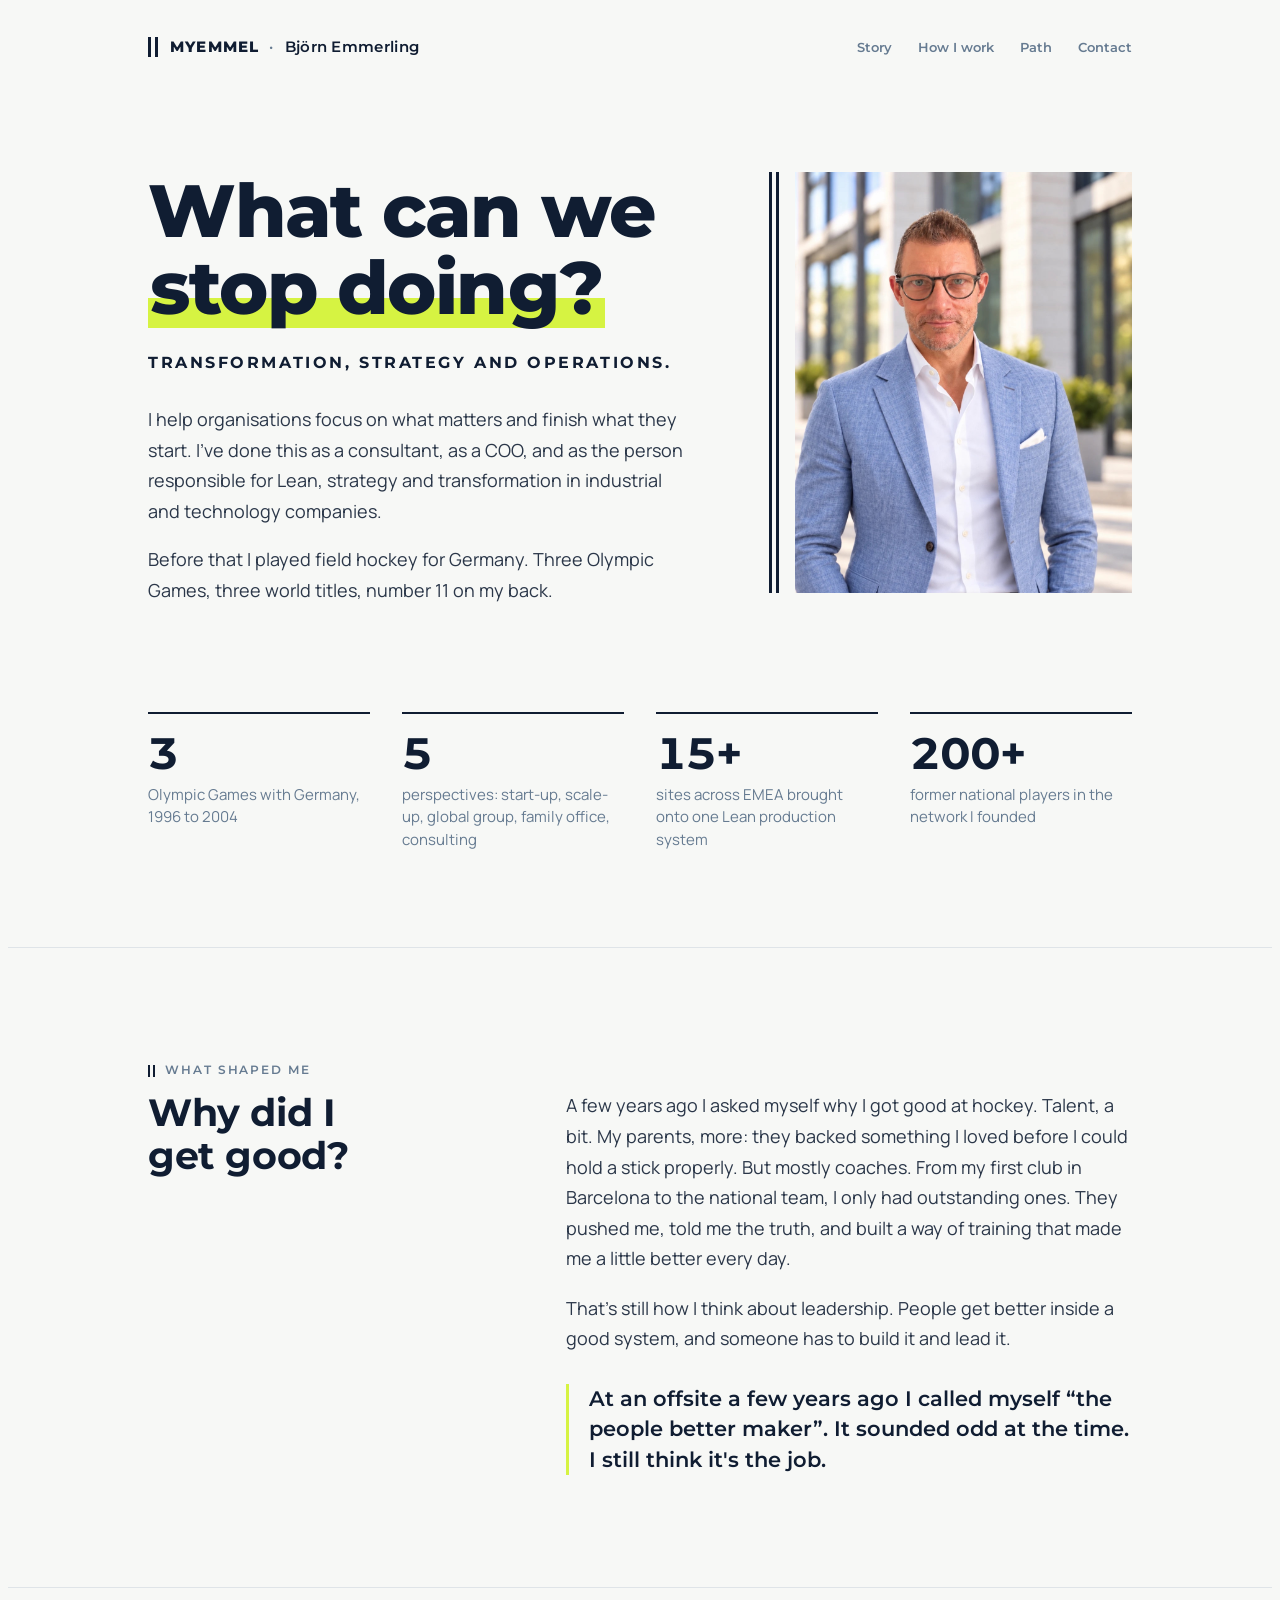
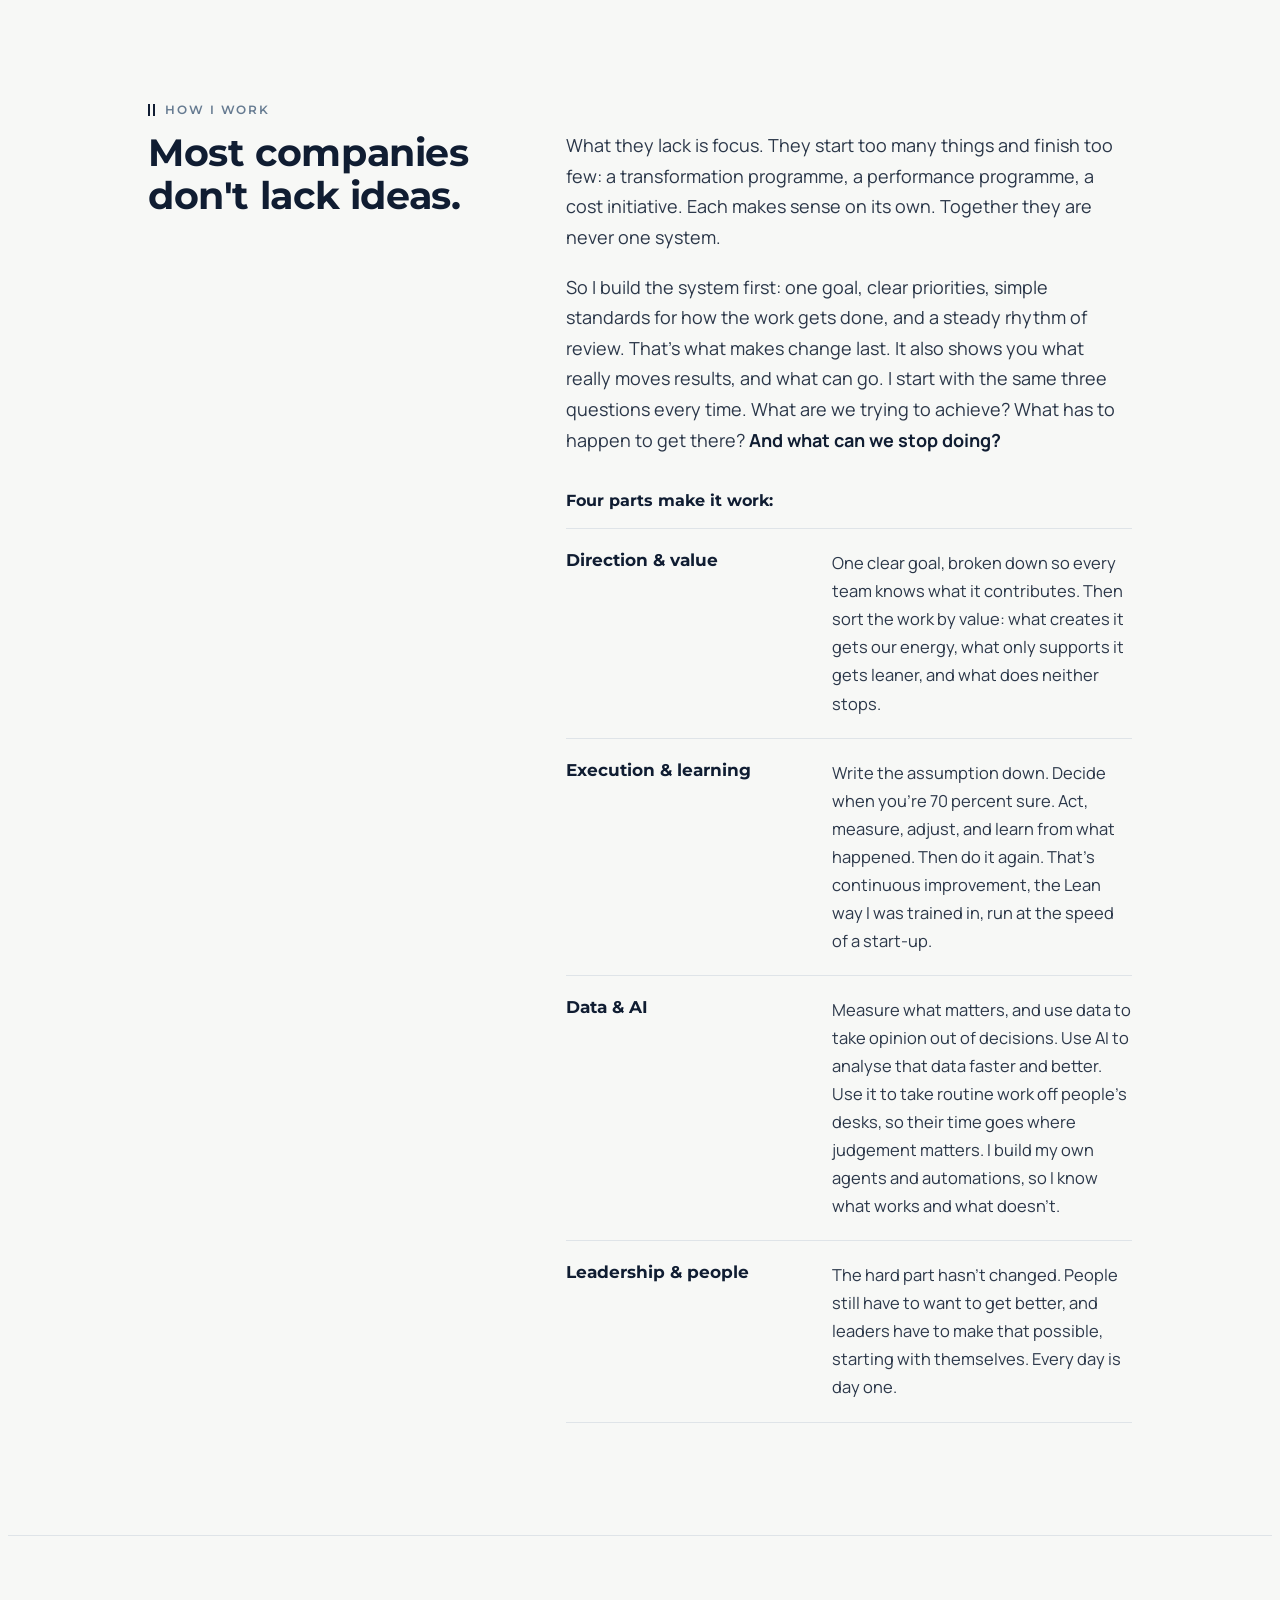
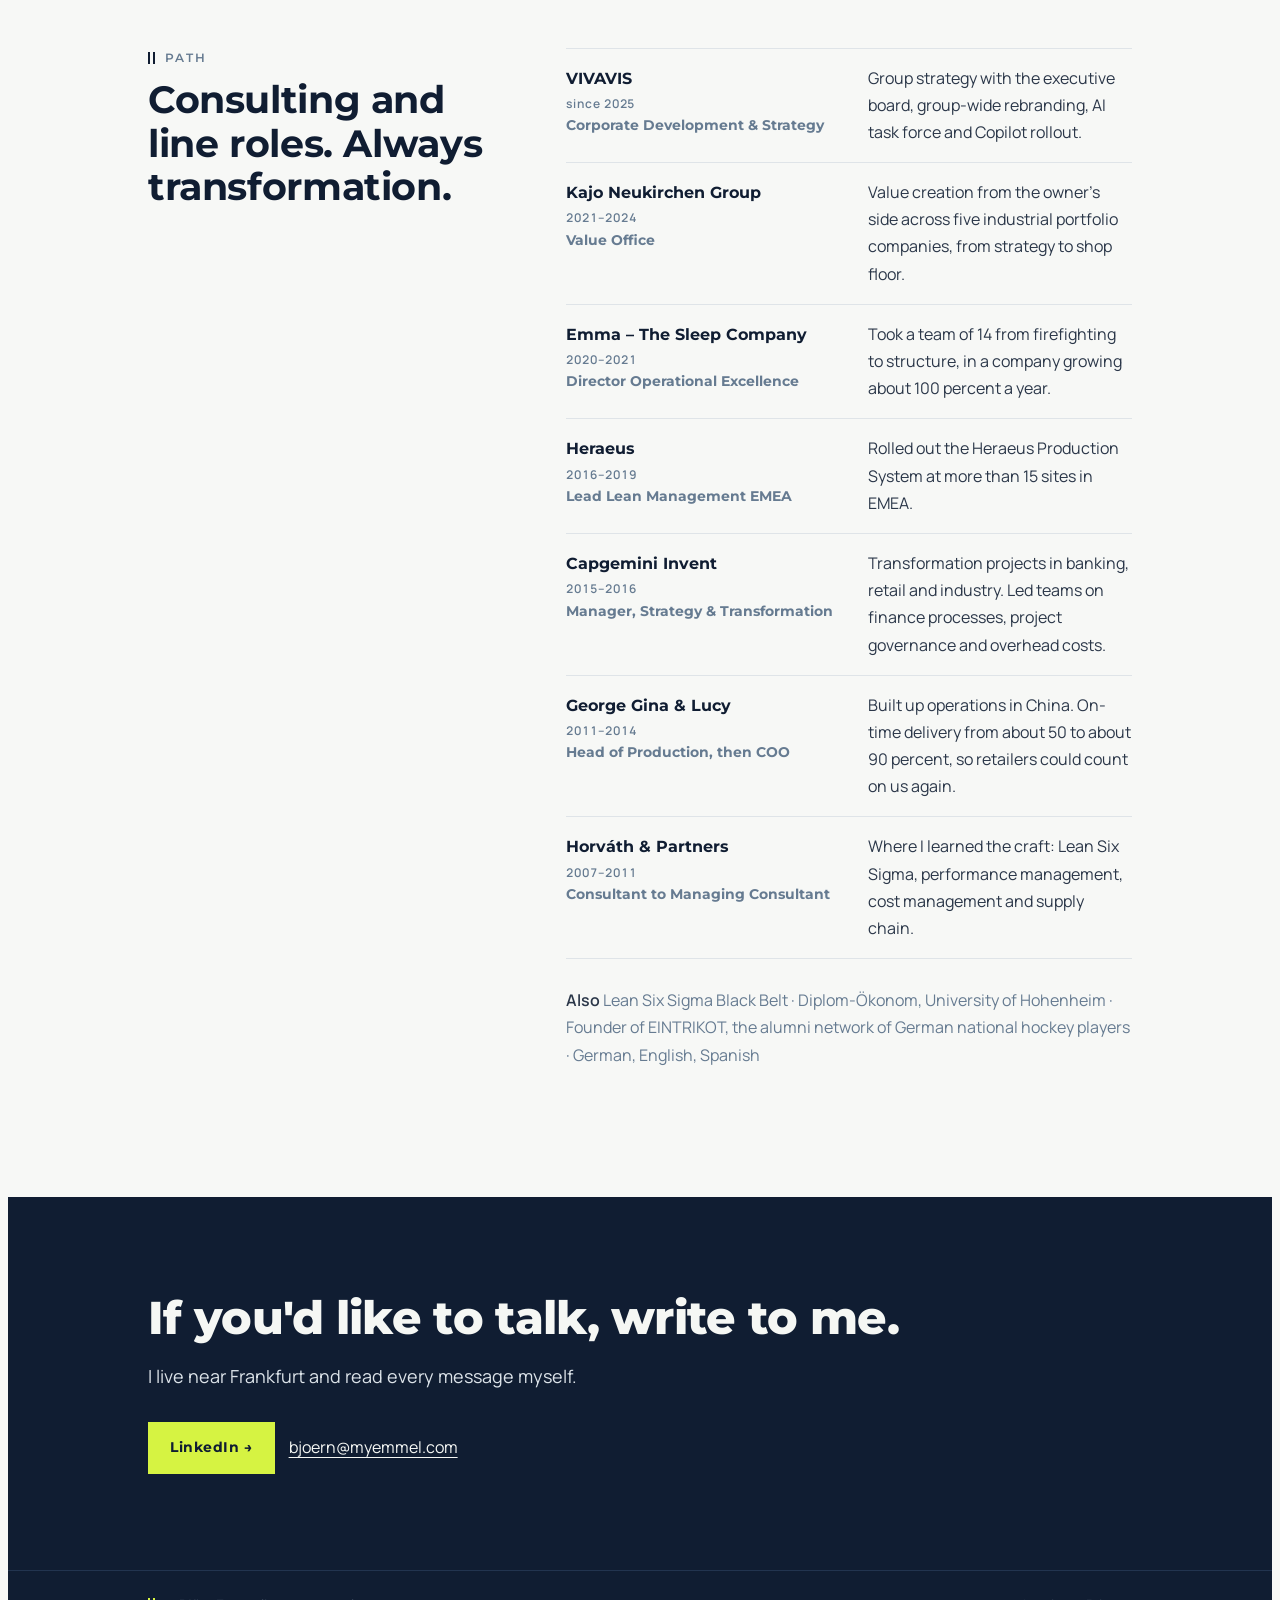
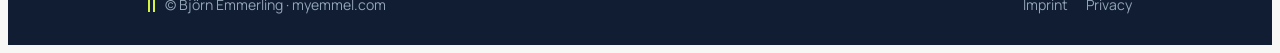
<file: design/index.html>
<!doctype html>
<html lang="en">
<head>
<meta charset="utf-8">
<meta name="viewport" content="width=device-width, initial-scale=1">
<title>MYEMMEL</title>
<link rel="preconnect" href="https://fonts.googleapis.com">
<link rel="preconnect" href="https://fonts.gstatic.com" crossorigin>
<link rel="stylesheet" href="https://fonts.googleapis.com/css2?family=Montserrat:wght@500;600;700;800&family=Manrope:wght@400;500;600&display=swap">
<style>
/* Layout: light page, one wide column with a two-column hero. The two strokes of the 11 are the only mark; lime is used for underlines and the contact button only. */
:root {
  --bg: #F7F8F6;
  --surface: #FFFFFF;
  --ink: #101D32;
  --text: #2B3749;
  --muted: #667B91;
  --rule: #DFE4E8;
  --lime: #D6F342;
  --photo: #E9EDF0;
  --head: "Montserrat", "Helvetica Neue", Arial, sans-serif;
  --body: "Manrope", "Helvetica Neue", Arial, sans-serif;
  color-scheme: light;
}
* { box-sizing: border-box; }
html { scroll-behavior: smooth; }
body {
  background: var(--bg);
  color: var(--text);
  font-family: var(--body);
  font-size: 18px;
  line-height: 1.7;
  -webkit-font-smoothing: antialiased;
}
.wrap { max-width: 1080px; margin-inline: auto; padding-inline: clamp(16px, 5vw, 48px); }
a { color: var(--ink); text-underline-offset: 4px; text-decoration-thickness: 1px; }
a:hover { text-decoration-thickness: 2px; }
a:focus-visible { outline: 2px solid var(--ink); outline-offset: 3px; }
h1, h2, h3 { font-family: var(--head); color: var(--ink); margin: 0; text-wrap: balance; }
.label { font-family: var(--head); font-weight: 600; font-size: 12px; letter-spacing: .16em; text-transform: uppercase; color: var(--muted); display: flex; align-items: center; gap: 10px; }
.label::before { content: ""; flex: none; width: 7px; height: 12px; background: linear-gradient(to right, var(--ink) 0 2px, transparent 2px 5px, var(--ink) 5px 7px); }
.foot-mark { display: inline-flex; gap: 3px; height: 14px; margin-right: 10px; vertical-align: -2px; }
.foot-mark i { display: block; width: 2px; height: 100%; background: var(--lime); }
.mark { underline: none; background: linear-gradient(transparent 62%, var(--lime) 62%, var(--lime) 94%, transparent 94%); padding-inline: 2px; }

/* Header */
header { padding-block: 26px; }
.top { display: flex; justify-content: space-between; align-items: center; gap: 16px; }
.logo { display: flex; align-items: center; gap: 12px; font-family: var(--head); font-weight: 800; font-size: 15px; letter-spacing: .08em; color: var(--ink); text-decoration: none; }
.logo .sep { color: var(--muted); font-weight: 600; margin-inline: -2px; }
.logo .who { font-weight: 600; letter-spacing: .02em; }
.eleven { display: inline-flex; gap: 4px; height: 20px; }
.eleven i { display: block; width: 3px; height: 100%; background: var(--ink); }
nav { display: flex; gap: 26px; }
nav a { font-family: var(--head); font-weight: 600; font-size: 13px; text-decoration: none; color: var(--muted); }
nav a:hover { color: var(--ink); }
@media (max-width: 640px) { nav { display: none; } }

/* Hero */
.hero { padding-block: clamp(32px, 6vw, 72px) clamp(48px, 7vw, 88px); }
.hero-grid { display: grid; grid-template-columns: minmax(0, 1.5fr) minmax(0, 1fr); gap: clamp(32px, 6vw, 80px); align-items: start; }
@media (max-width: 820px) { .hero-grid { grid-template-columns: 1fr; } }
.hero h1 .line { display: block; white-space: nowrap; }
.hero h1 { font-size: clamp(42px, 5.8vw, 74px); font-weight: 800; line-height: 1.05; letter-spacing: -.02em; margin: 14px 0 22px; }
.hero .role { font-family: var(--head); font-weight: 700; font-size: clamp(14px, 1.3vw, 16px); letter-spacing: .16em; text-transform: uppercase; color: var(--ink); margin: 0 0 28px; }
.hero p.intro { margin: 0 0 1em; max-width: 34em; }
.portrait { position: relative; margin: 14px 0 0; justify-self: end; width: 100%; max-width: 380px; padding-left: 26px; }
.portrait::before { content: ""; position: absolute; left: 0; top: 0; bottom: 0; width: 10px; background: linear-gradient(to right, var(--ink) 0 3px, transparent 3px 7px, var(--ink) 7px 10px); }
.photo { aspect-ratio: 4 / 5; width: 100%; height: auto; object-fit: cover; object-position: center top; background: var(--photo); display: block; }
@media (max-width: 820px) { .portrait { justify-self: start; max-width: 320px; margin-top: 0; } }
.photo span { font-size: 14px; color: var(--muted); padding: 14px 16px; }

/* KPIs */
.kpis { list-style: none; margin: 0; padding: 0; display: grid; grid-template-columns: repeat(4, minmax(0, 1fr)); gap: 32px; }
@media (max-width: 820px) { .kpis { grid-template-columns: repeat(2, minmax(0, 1fr)); gap: 28px 24px; } }
.kpis li { min-width: 0; border-top: 2px solid var(--ink); padding-top: 16px; }
.kpis .num { display: block; font-family: var(--head); font-weight: 700; font-size: clamp(32px, 3.6vw, 44px); line-height: 1.05; color: var(--ink); font-variant-numeric: tabular-nums; letter-spacing: -.02em; }
.kpis .txt { display: block; margin-top: 8px; font-size: 15px; line-height: 1.5; color: var(--muted); }

/* Sections */
section.block { padding-block: clamp(64px, 9vw, 112px); }
section.block { border-top: 1px solid var(--rule); }
.kpi-band { padding-bottom: clamp(56px, 8vw, 96px); }
.two .prose { padding-top: 30px; }
@media (max-width: 820px) { .two .prose { padding-top: 0; } }
.two { display: grid; grid-template-columns: minmax(0, 1fr) minmax(0, 1.6fr); gap: clamp(24px, 5vw, 72px); align-items: start; }
@media (max-width: 820px) { .two { grid-template-columns: 1fr; } }
.two h2 { font-size: clamp(28px, 3.2vw, 38px); font-weight: 700; line-height: 1.15; letter-spacing: -.01em; margin-top: 10px; }
.prose p { margin: 0 0 1.05em; max-width: 36em; }
.prose p:last-child { margin-bottom: 0; }
.prose strong { color: var(--ink); font-weight: 700; }
.quote { margin-top: 30px; padding-left: 20px; border-left: 3px solid var(--lime); font-family: var(--head); font-weight: 600; font-size: 21px; line-height: 1.45; color: var(--ink); max-width: 28em; }

/* Principles */
.prose .lead-in { margin: 32px 0 0; font-family: var(--head); font-weight: 700; font-size: 16px; color: var(--ink); }
.principles { list-style: none; margin: 14px 0 0; padding: 0; display: grid; gap: 0; border-top: 1px solid var(--rule); }
.principles li { display: grid; grid-template-columns: minmax(0, 13em) minmax(0, 1fr); gap: 8px 32px; padding-block: 20px; border-bottom: 1px solid var(--rule); }
@media (max-width: 640px) { .principles li { grid-template-columns: 1fr; } }
.principles h3 { font-size: 17px; font-weight: 700; line-height: 1.4; }
.principles p { margin: 0; font-size: 16.5px; }

/* Path */
.path { list-style: none; margin: 0; padding: 0; border-top: 1px solid var(--rule); }
.path li { display: grid; grid-template-columns: minmax(0, 15em) minmax(0, 1fr); gap: 4px 32px; padding-block: 16px; border-bottom: 1px solid var(--rule); }
@media (max-width: 640px) { .path li { grid-template-columns: 1fr; } }
.path .org { font-family: var(--head); font-weight: 700; font-size: 16px; color: var(--ink); }
.path .role { display: block; font-size: 14px; color: var(--muted); }
.path .years { display: block; font-family: var(--body); font-weight: 600; font-size: 12px; letter-spacing: .08em; color: var(--muted); margin-top: 2px; font-variant-numeric: tabular-nums; }
.path .what { font-size: 16px; }
.also { margin-top: 28px; font-size: 16px; color: var(--muted); }
.also b { color: var(--text); font-weight: 600; }

/* Contact */
.contact { background: var(--ink); color: #DCE3E9; padding-block: clamp(56px, 8vw, 96px); }
.contact h2 { color: #F5F7F4; font-size: clamp(30px, 4vw, 46px); font-weight: 800; letter-spacing: -.015em; line-height: 1.1; }
.contact p { max-width: 32em; margin: 18px 0 30px; }
.btns { display: flex; flex-wrap: wrap; gap: 14px; align-items: center; }
.btn { display: inline-block; font-family: var(--head); font-weight: 700; font-size: 14px; letter-spacing: .04em; text-decoration: none; padding: 14px 22px; background: var(--lime); color: var(--ink); }
.btn:hover { background: #F5F7F4; }
.mail { color: #F5F7F4; font-size: 16px; text-decoration: underline; text-underline-offset: 4px; }
footer { background: var(--ink); color: #93A4B6; border-top: 1px solid #22344F; padding-block: 22px 28px; font-size: 14px; }
footer .wrap { display: flex; justify-content: space-between; flex-wrap: wrap; gap: 12px; }
footer a { color: #93A4B6; }
footer nav { display: flex; gap: 18px; }
footer nav a { font-family: var(--body); font-weight: 400; font-size: 14px; }
</style>
</head>
<body>

<header>
  <div class="wrap top">
    <a class="logo" href="#top" aria-label="MYEMMEL · Björn Emmerling"><span class="eleven" aria-hidden="true"><i></i><i></i></span>MYEMMEL<span class="sep" aria-hidden="true">·</span><span class="who">Björn Emmerling</span></a>
    <nav aria-label="Sections">
      <a href="#story">Story</a>
      <a href="#work">How I work</a>
      <a href="#path">Path</a>
      <a href="#contact">Contact</a>
    </nav>
  </div>
</header>

<main id="top">
  <section class="hero">
    <div class="wrap hero-grid">
      <div>
        <h1><span class="line">What can we</span><span class="line"><span class="mark">stop doing?</span></span></h1>
        <p class="role">Transformation, strategy and operations.</p>
        <p class="intro">I help organisations focus on what matters and finish what they start. I've done this as a consultant, as a COO, and as the person responsible for Lean, strategy and transformation in industrial and technology companies.</p>
        <p class="intro">Before that I played field hockey for Germany. Three Olympic Games, three world titles, number 11 on my back.</p>
      </div>
      <figure class="portrait"><img class="photo" src="../assets/bjoern-portrait.jpg" alt="Björn Emmerling" width="760" height="1013"></figure>
    </div>
  </section>

  <section class="kpi-band" aria-label="Facts">
    <div class="wrap">
      <ul class="kpis">
        <li><span class="num">3</span><span class="txt">Olympic Games with Germany, 1996 to 2004</span></li>
        <li><span class="num">5</span><span class="txt">perspectives: start-up, scale-up, global group, family office, consulting</span></li>
        <li><span class="num">15+</span><span class="txt">sites across EMEA brought onto one Lean production system</span></li>
        <li><span class="num">200+</span><span class="txt">former national players in the network I founded</span></li>
      </ul>
    </div>
  </section>

  <section class="block" id="story">
    <div class="wrap two">
      <div>
        <div class="label">What shaped me</div>
        <h2>Why did I get good?</h2>
      </div>
      <div class="prose">
        <p>A few years ago I asked myself why I got good at hockey. Talent, a bit. My parents, more: they backed something I loved before I could hold a stick properly. But mostly coaches. From my first club in Barcelona to the national team, I only had outstanding ones. They pushed me, told me the truth, and built a way of training that made me a little better every day.</p>
        <p>That's still how I think about leadership. People get better inside a good system, and someone has to build it and lead it.</p>
        <div class="quote">At an offsite a few years ago I called myself “the people better maker”. It sounded odd at the time. I still think it's the job.</div>
      </div>
    </div>
  </section>

  <section class="block" id="work">
    <div class="wrap two">
      <div>
        <div class="label">How I work</div>
        <h2>Most companies don't lack ideas.</h2>
      </div>
      <div class="prose">
        <p>What they lack is focus. They start too many things and finish too few: a transformation programme, a performance programme, a cost initiative. Each makes sense on its own. Together they are never one system.</p>
        <p>So I build the system first: one goal, clear priorities, simple standards for how the work gets done, and a steady rhythm of review. That's what makes change last. It also shows you what really moves results, and what can go. I start with the same three questions every time. What are we trying to achieve? What has to happen to get there? <strong>And what can we stop doing?</strong></p>
        <p class="lead-in">Four parts make it work:</p>
        <ul class="principles">
          <li><h3>Direction &amp; value</h3><p>One clear goal, broken down so every team knows what it contributes. Then sort the work by value: what creates it gets our energy, what only supports it gets leaner, and what does neither stops.</p></li>
          <li><h3>Execution &amp; learning</h3><p>Write the assumption down. Decide when you're 70 percent sure. Act, measure, adjust, and learn from what happened. Then do it again. That's continuous improvement, the Lean way I was trained in, run at the speed of a start-up.</p></li>
          <li><h3>Data &amp; AI</h3><p>Measure what matters, and use data to take opinion out of decisions. Use AI to analyse that data faster and better. Use it to take routine work off people's desks, so their time goes where judgement matters. I build my own agents and automations, so I know what works and what doesn't.</p></li>
          <li><h3>Leadership &amp; people</h3><p>The hard part hasn't changed. People still have to want to get better, and leaders have to make that possible, starting with themselves. Every day is day one.</p></li>
        </ul>
      </div>
    </div>
  </section>

  <section class="block" id="path">
    <div class="wrap two">
      <div>
        <div class="label">Path</div>
        <h2>Consulting and line roles. Always transformation.</h2>
      </div>
      <div>
        <ol class="path">
          <li><span class="org">VIVAVIS<span class="years">since 2025</span><span class="role">Corporate Development &amp; Strategy</span></span><span class="what">Group strategy with the executive board, group-wide rebranding, AI task force and Copilot rollout.</span></li>
          <li><span class="org">Kajo Neukirchen Group<span class="years">2021–2024</span><span class="role">Value Office</span></span><span class="what">Value creation from the owner's side across five industrial portfolio companies, from strategy to shop floor.</span></li>
          <li><span class="org">Emma – The Sleep Company<span class="years">2020–2021</span><span class="role">Director Operational Excellence</span></span><span class="what">Took a team of 14 from firefighting to structure, in a company growing about 100 percent a year.</span></li>
          <li><span class="org">Heraeus<span class="years">2016–2019</span><span class="role">Lead Lean Management EMEA</span></span><span class="what">Rolled out the Heraeus Production System at more than 15 sites in EMEA.</span></li>
          <li><span class="org">Capgemini Invent<span class="years">2015–2016</span><span class="role">Manager, Strategy &amp; Transformation</span></span><span class="what">Transformation projects in banking, retail and industry. Led teams on finance processes, project governance and overhead costs.</span></li>
          <li><span class="org">George Gina &amp; Lucy<span class="years">2011–2014</span><span class="role">Head of Production, then COO</span></span><span class="what">Built up operations in China. On-time delivery from about 50 to about 90 percent, so retailers could count on us again.</span></li>
          <li><span class="org">Horváth &amp; Partners<span class="years">2007–2011</span><span class="role">Consultant to Managing Consultant</span></span><span class="what">Where I learned the craft: Lean Six Sigma, performance management, cost management and supply chain.</span></li>
        </ol>
        <p class="also"><b>Also</b> Lean Six Sigma Black Belt · Diplom-Ökonom, University of Hohenheim · Founder of EINTRIKOT, the alumni network of German national hockey players · German, English, Spanish</p>
      </div>
    </div>
  </section>
</main>

<section class="contact" id="contact">
  <div class="wrap">
    <h2>If you'd like to talk, write to me.</h2>
    <p>I live near Frankfurt and read every message myself.</p>
    <div class="btns">
      <a class="btn" href="https://www.linkedin.com/in/emmel" target="_blank" rel="noopener">LinkedIn →</a>
      <a class="mail" href="mailto:bjoern@myemmel.com">bjoern@myemmel.com</a>
    </div>
  </div>
</section>
<footer>
  <div class="wrap">
    <span><span class="foot-mark" aria-hidden="true"><i></i><i></i></span>© Björn Emmerling · myemmel.com</span>
    <nav aria-label="Legal"><a href="#">Imprint</a><a href="#">Privacy</a></nav>
  </div>
</footer>

</body>
</html>
</file>
